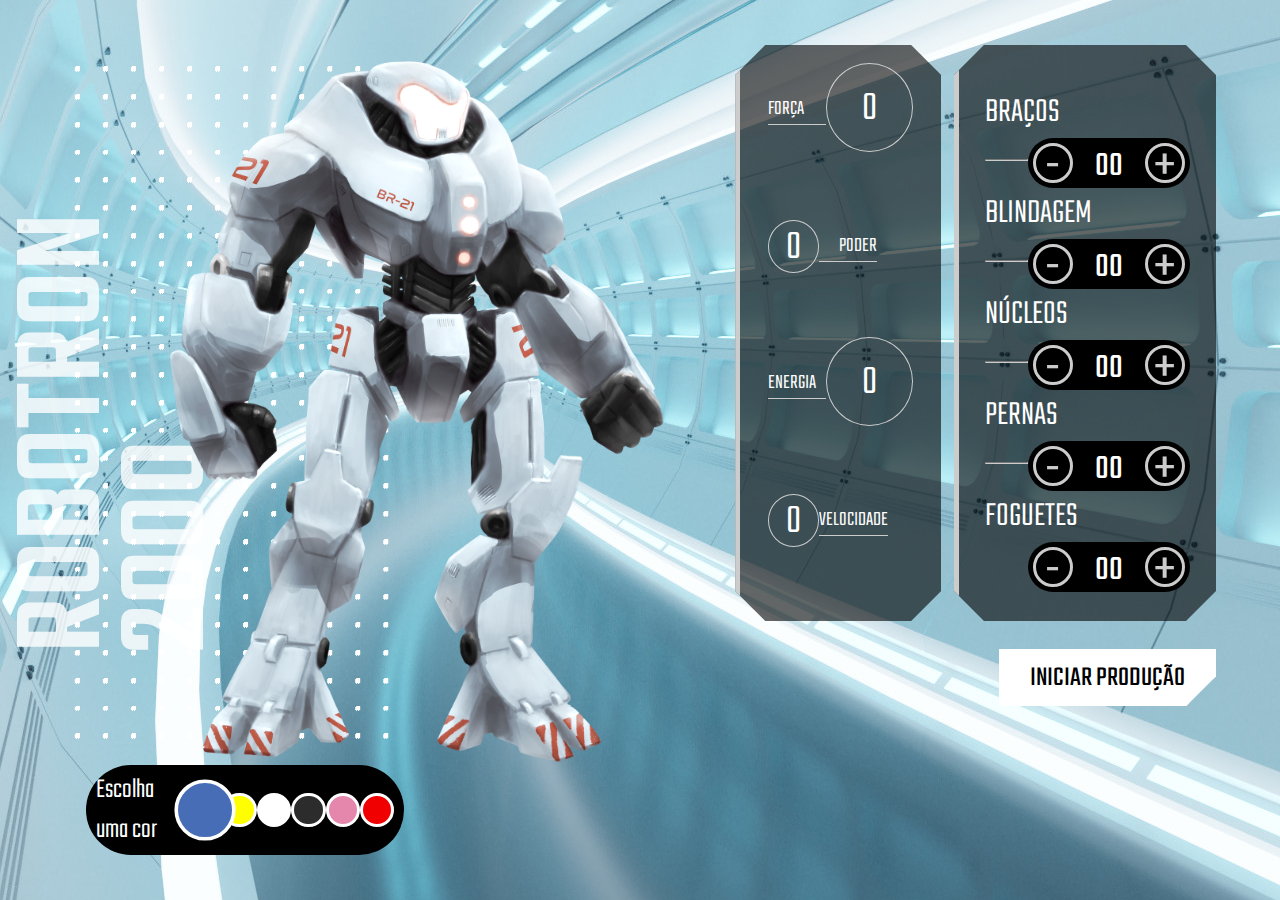
<file: index.html>
<!DOCTYPE html>
<html lang="en">
<head>
    <meta charset="UTF-8">
    <meta http-equiv="X-UA-Compatible" content="IE=edge">
    <meta name="viewport" content="width=device-width, initial-scale=1.0">
    <link rel="shortcut icon" type="image/jpg" href="img/favicon.ico"/>
    <title>Robotron 2000</title>

    <link rel="stylesheet" href="css/style.css">
    <link rel="preconnect" href="https://fonts.googleapis.com">
    <link rel="preconnect" href="https://fonts.gstatic.com" crossorigin>
    <link href="https://fonts.googleapis.com/css2?family=Teko:wght@300;500&display=swap" rel="stylesheet"> 
</head>
<body>
    <main>
        <section class="robotron">
            <img class="robo" src="img/Robotron2000-Branco.png" alt="Robotron" id="robotron">
            <figcaption class="titulo">ROBOTRON <br>2000</figcaption>
        </section>

        <section>
            <div class="container__btn-cor">
                <span class="titulo-cor">Escolha uma cor</span>
                <button class="btn-cor btn-ativo" data-cor="azul"></button>
                <button class="btn-cor" data-cor="amarelo"></button>
                <button class="btn-cor" data-cor="branco"></button>
                <button class="btn-cor" data-cor="preto"></button>
                <button class="btn-cor" data-cor="rosa"></button>
                <button class="btn-cor" data-cor="vermelho"></button>
            </div>
        </section>

        <section class="box estatisticas">
            <div class="estatistica">
                <p class="estatistica-titulo">Força</p>
                <div class="estatistica-valor">
                    <p class="estatistica-numero" data-estatistica="forca">0</p>
                </div>
            </div>
            <div class="estatistica">
                <p class="estatistica-titulo">Poder</p>
                <div class="estatistica-valor">
                    <p class="estatistica-numero" data-estatistica="poder">0</p>
                </div>
            </div>
            <div class="estatistica">
                <p class="estatistica-titulo">Energia</p>
                <div class="estatistica-valor">
                    <p class="estatistica-numero" data-estatistica="energia">0</p>
                </div>
            </div>
            <div class="estatistica">
                <p class="estatistica-titulo">Velocidade</p>
                <div class="estatistica-valor">
                    <p class="estatistica-numero" data-estatistica="velocidade">0</p>
                </div>
            </div>
        </section>

        <section class="equipamentos">
            <form action="" class="montador">
                <div class="box montador-conteudo">
                    <div class="peca">
                        <label for="" class="peca-titulo">Braços</label>
                        <div class="controle">
                            <buttom class="controle-ajuste" data-controle="-" data-peca="bracos">-</buttom>
                            <input type="text" class="controle-contador" value="00" data-contador>
                            <buttom class="controle-ajuste" data-controle="+" data-peca="bracos">+</buttom>
                        </div>
                    </div>
                    <hr class="linha">
                    <div class="peca">
                        <label for="" class="peca-titulo">Blindagem</label>
                        <div class="controle">
                            <buttom class="controle-ajuste" data-controle="-" data-peca="blindagem">-</buttom>
                            <input type="text" class="controle-contador" value="00" data-contador>
                            <buttom class="controle-ajuste" data-controle="+" data-peca="blindagem">+</buttom>
                        </div>
                    </div>
                    <hr class="linha">
                    <div class="peca">
                        <label for="" class="peca-titulo">Núcleos</label>
                        <div class="controle">
                            <buttom class="controle-ajuste" data-controle="-" data-peca="nucleos">-</buttom>
                            <input type="text" class="controle-contador" value="00" data-contador>
                            <buttom class="controle-ajuste" data-controle="+" data-peca="nucleos">+</buttom>
                        </div>
                    </div>
                    <hr class="linha">
                    <div class="peca">
                        <label for="" class="peca-titulo">Pernas</label>
                        <div class="controle">
                            <buttom class="controle-ajuste" data-controle="-" data-peca="pernas">-</buttom>
                            <input type="text" class="controle-contador" value="00" data-contador>
                            <buttom class="controle-ajuste" data-controle="+" data-peca="pernas">+</buttom>
                        </div>
                    </div>
                    <hr class="linha">
                    <div class="peca">
                        <label for="" class="peca-titulo">Foguetes</label>
                        <div class="controle">
                            <buttom class="controle-ajuste" data-controle="-" data-peca="foguetes">-</buttom>
                            <input type="text" class="controle-contador" value="00" data-contador>
                            <buttom class="controle-ajuste" data-controle="+" data-peca="foguetes">+</buttom>
                        </div>
                    </div>
                </div>
                <input type="submit" value="Iniciar produção" class="producao" id="producao">
            </form>
        </section>
    </main>

    <script src="js/main.js" defer></script>
</body>
</html>
</file>
<file: css/style.css>
:root {
    --main-cinza: #CCCCCC;
    --main-branco: #FFFFFF;
    --main-preto: #000000;
}

* {
    box-sizing: border-box;
}

body {
    background: url(../img/fundo.jpg);
    background-position: center center;
    background-size: cover cover;
    padding: 0;
    margin: 0;
    font-weight: 300;
}

body, input {
    font-family: 'Teko', sans-serif;
}

main {
    width: 80vw;
    height: 80vh;
    margin: 10vh 8vw 10vh 12vw;
    display: flex;
    gap: 1vw;
}

.robotron {
    background: url(../img/estrutura.png) no-repeat;
    background-position: center center;
    margin: 0;
    flex-basis: 40%;
    position: relative;
}

.robo {
    height: 110%;
    z-index: 1;
    position: absolute;
    left: -20%;
    top: -5%;
}

.titulo {
    transform: rotate(180deg);
    font-weight: 500;
    font-size: 130px;
    position: absolute;
    bottom: 7rem;
    left: -3rem;
    line-height: 0.8;
    writing-mode: vertical-rl;
    text-orientation: mixed;
    color: rgba(255,255,255,0.8)
}

.box {
    background: rgba(0,0,0,0.6);
    clip-path: polygon(calc(100% - 30px) 0, 100% 30px, 100% calc(100% - 30px), calc(100% - 30px) 100%, 30px 100%, 0 calc(100% - 30px), 0 30px, 30px 0);
    border-left: 5px solid var(--main-cinza);
    height: 80%;
}

/****************************** Equipamentos *****/

.equipamentos {
    flex-basis: 32%;
}

.montador {
    height: 100%;;
}

.montador-conteudo {
    padding: 2em 10%;
}

.peca {
    padding: 1em 0;
}

.peca-titulo {
    color: var(--main-branco);
    text-transform: uppercase;
    font-size: 2.5em;
}

.controle {
    background: var(--main-preto);
    border-radius: 25px;
    float: right;
    display: inline-flex;
    padding: 5px;
    align-items: center;
    align-self: flex-end;
}

.controle-contador {
    width: 40px;
    height: 35px;
    background: none;
    border: 0;
    margin: 0 1rem;
    color: var(--main-branco);
    text-align: center;
    font-size: 2.5em;
    display: inline-flex;
    align-items: center;
    padding-top: 8px;
}

.controle-ajuste {
    display: inline-block;
    width: 40px;
    height: 40px;
    line-height: 44px;
    border-radius: 50%;
    color: var(--main-cinza);
    font-size: 4em;
    background: var(--main-preto);
    text-align: center;
    border: 3px solid var(--main-cinza);
    cursor: pointer;
}

.linha {
    border-color: var(--main-cinza);
}

.producao {
    margin-top: 1em;
    font-size: 2em;
    text-transform: uppercase;
    padding: 0.2em 1em;
    float: right;
    border: 3px solid var(--main-branco);
    background: var(--main-branco);
    clip-path: polygon(100% 0, 100% calc(100% - 30px), calc(100% - 30px) 100%, 0 100%, 0 0);
    cursor: pointer;
}

.producao:hover {
    background: var(--main-preto);
    color: var(--main-branco);
}

.container__btn-cor{
    display: flex;
    z-index: 2;
    justify-content: space-around;
    align-items: center;
    position: relative;
    top:100%;
    left: -100%;
    background-color: black;
    padding: 5px 10px;
    border-radius: 100px;

}

.titulo-cor{
    font-size: 2em;
    color: white;

}

.btn-cor{
    border: 3px solid #ffffff;
    border-radius: 50%;
    width: 40px;
    aspect-ratio: 1/1;
    transition: transform 0.3s;
}

.btn-cor:hover{
    transform: scale(180%);

    transition: transform 0.3s;
}
.btn-cor:active{
    transform: scale(90%);
}
.btn-ativo{
    transform: scale(180%);
    border-width: 2px;
}

[data-cor="azul"]{
    background-color: rgb(70, 109, 182);
}
[data-cor="amarelo"]{
    background-color:rgb(255, 255, 0);
}
[data-cor="branco"]{
    background-color: rgb(255, 255, 255);
}
[data-cor="preto"]{
    background-color: rgb(44, 44, 44);
}
[data-cor="rosa"]{
    background-color: #e587ad;
}
[data-cor="vermelho"]{
    background-color: rgb(240, 0, 0);
}

/****************************** Estatísticas *****/
.estatisticas {
    flex-basis: 23%;
    padding: 2em 2em 0;
}

.estatistica {
    color: var(--main-branco);
    display: flex;
    align-items: flex-start;
    height: 25%;
}

.estatistica-titulo {
    font-size: 1.5em;
    border-bottom: 1px solid var(--main-cinza);
    flex-basis: 40%;
    text-transform: uppercase;
    order: 1
}

.estatistica-valor {
    flex-basis: 60%;
    position: relative;
    margin: 10px 0 0;
    order: 2;
    margin: -10px 0 0;
}

.estatistica-valor::after {
    content: "";
    display: block;
    padding-bottom: 100%;
    border: 1px solid var(--main-cinza);
    border-radius: 50%;
}

.estatistica-numero {
    position: absolute;
    top: 50%;
    transform: translateY(-46%);
    width: 100%;
    line-height: 100%;
    text-align: center;
    font-size: 3em;
    margin: 0;
}

.estatistica:nth-child(2n) .estatistica-titulo {
    order: 2;
    text-align: right;
}

.estatistica:nth-child(2n) .estatistica-valor {
    order: 1;
    flex-basis: 35%;
    margin: 10px 0 0;
}

@media screen and (max-width: 1600px) {
    body { 
        font-size: 14px;
    }
    main {
        width: 90vw;
        height: 80vh;
        margin: 5vh auto;
    }
}

@media screen and (max-width: 1200px) {
    body { 
        font-size: 13px;
    }

    main {
        width: 96vw;
        height: 80vh;
        margin: 10vh auto;
    }
}
</file>
